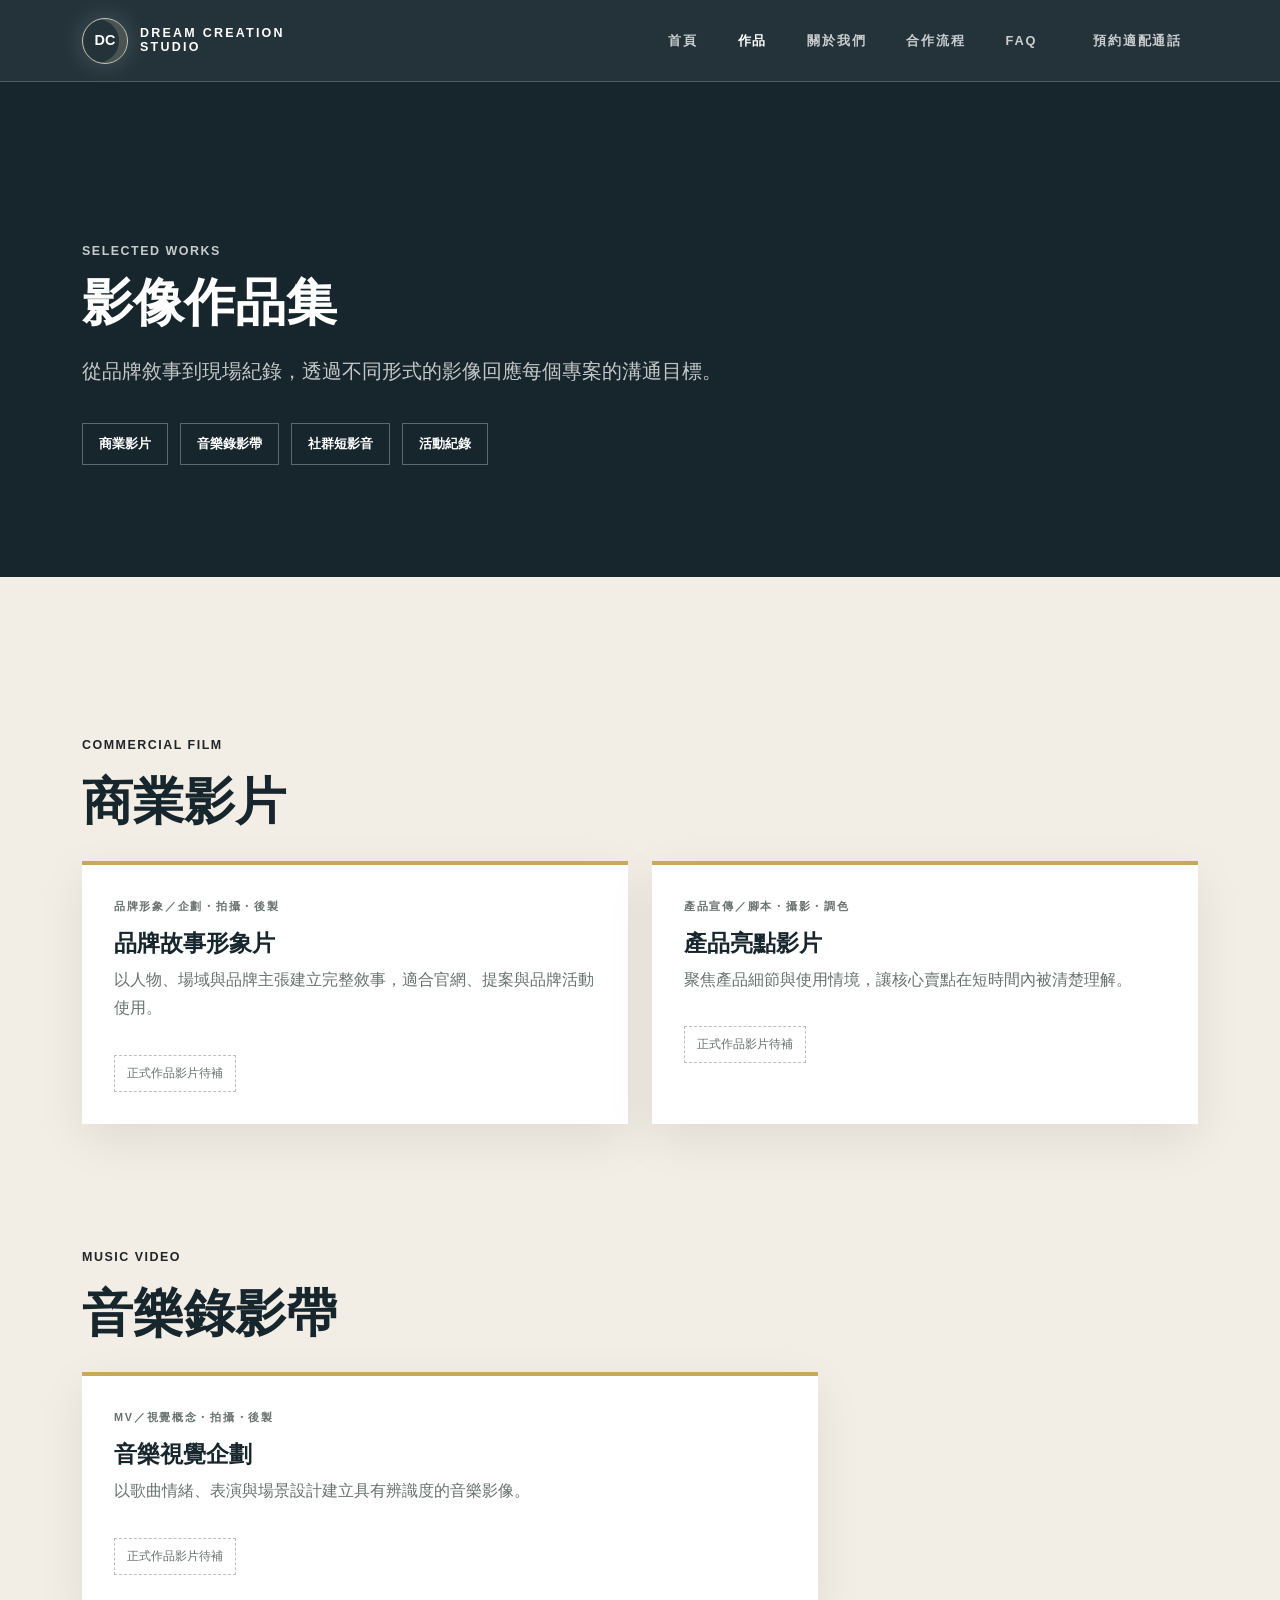
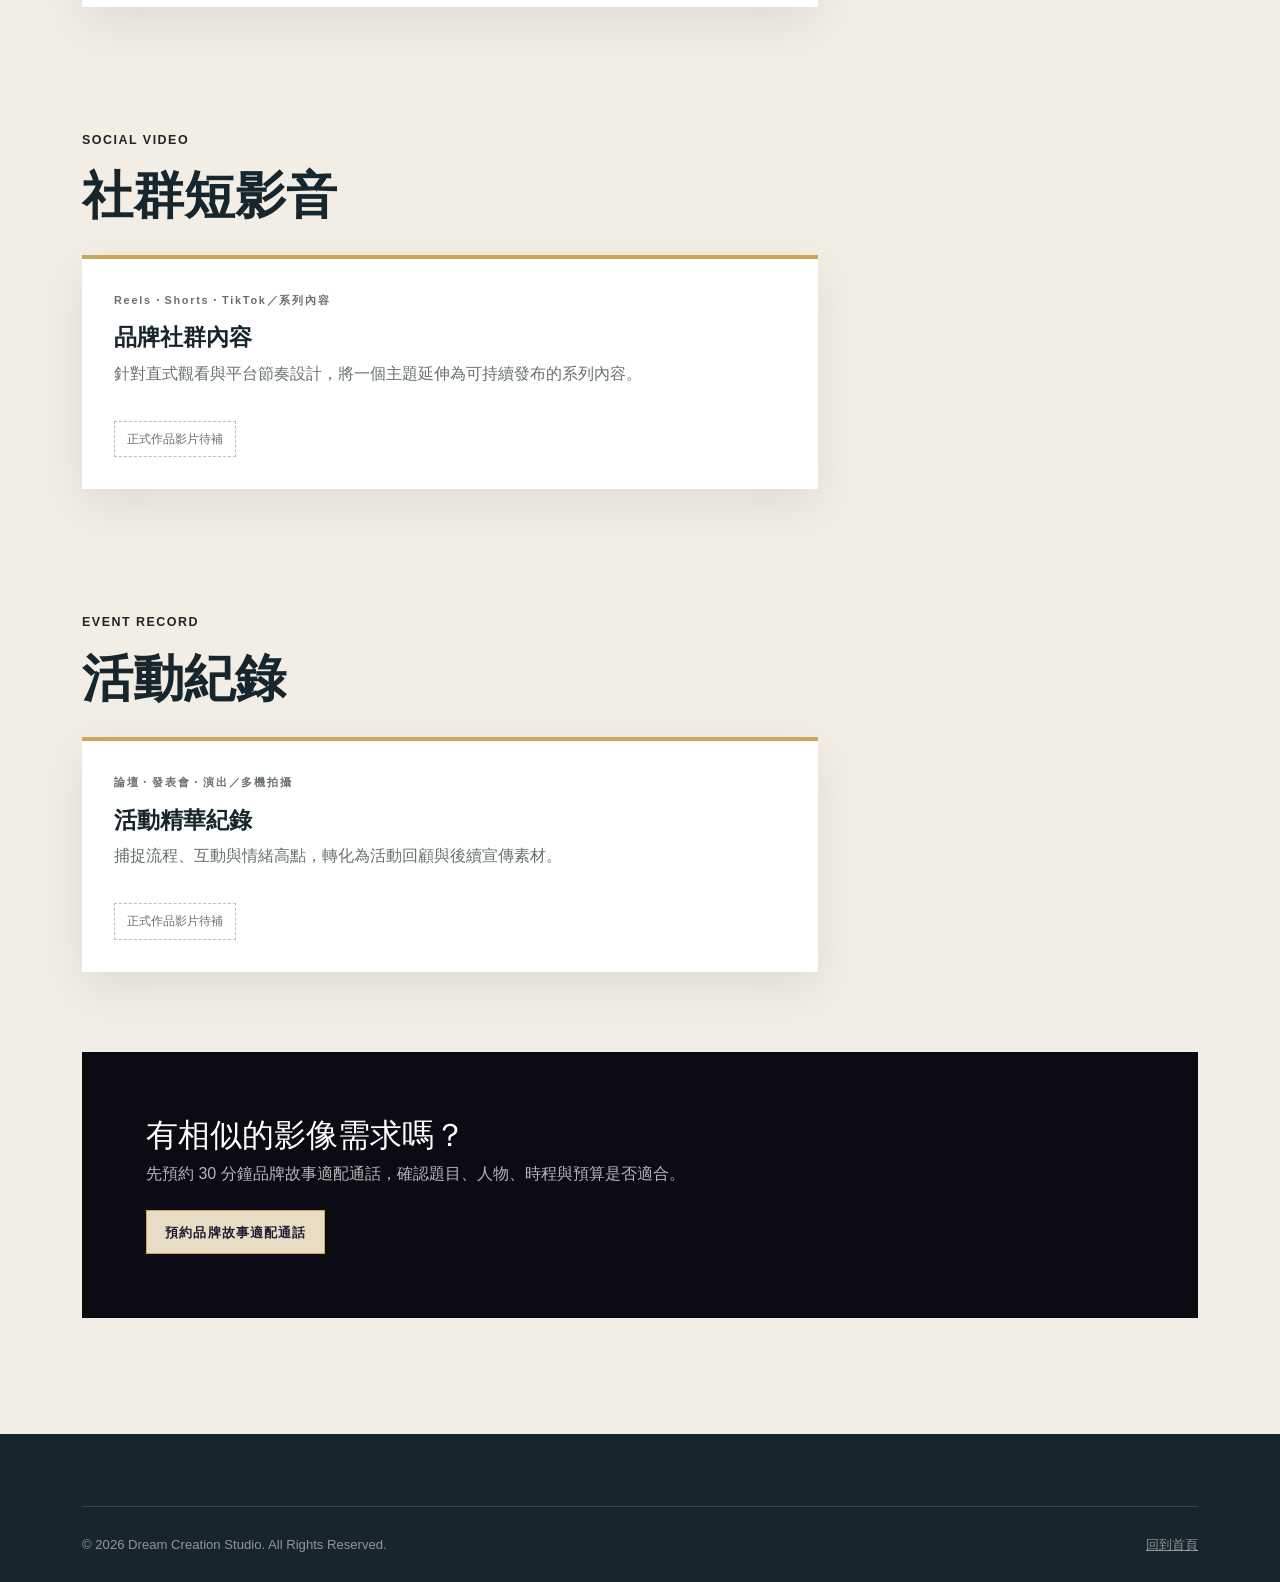
<file: commercial.html>
<!doctype html>
<html lang="zh-Hant">
  <head>
    <meta charset="utf-8">
    <meta name="viewport" content="width=device-width, initial-scale=1">
    <title>影像作品集｜夢境影像 Dream Creation Studio</title>
    <meta name="description" content="瀏覽夢境影像的商業影片、音樂錄影帶、社群短影音與活動紀錄作品類型。">
    <link href="bootstrap-5.3.8-dist/css/bootstrap.min.css" rel="stylesheet">
    <link rel="stylesheet" href="css/custom.css">
    <!-- Google tag：GA4 與 Google Ads -->
    <script async src="https://www.googletagmanager.com/gtag/js?id=G-04LJ9PZG1F"></script>
    <script>
      window.dataLayer = window.dataLayer || [];
      function gtag(){dataLayer.push(arguments);}
      gtag('js', new Date());
      gtag('config', 'G-04LJ9PZG1F');
      gtag('config', 'AW-18338774301');
    </script>
  </head>
  <body class="portfolio-page">
    <nav class="navbar navbar-expand-lg sticky-top navbar-dark studio-nav">
      <div class="container">
        <a class="navbar-brand" href="index.html#top" aria-label="夢境影像 Dream Creation Studio 首頁">
          <span class="brand-mark">DC</span><span class="brand-text">DREAM CREATION<br>STUDIO</span>
        </a>
        <button class="navbar-toggler" type="button" data-bs-toggle="collapse" data-bs-target="#mainNav" aria-controls="mainNav" aria-expanded="false" aria-label="切換選單"><span class="navbar-toggler-icon"></span></button>
        <div class="collapse navbar-collapse" id="mainNav">
          <ul class="navbar-nav ms-auto align-items-lg-center gap-lg-4">
            <li class="nav-item"><a class="nav-link" href="index.html">首頁</a></li>
            <li class="nav-item"><a class="nav-link active" href="commercial.html">作品</a></li>
            <li class="nav-item"><a class="nav-link" href="index.html#about">關於我們</a></li>
            <li class="nav-item"><a class="nav-link" href="index.html#process">合作流程</a></li>
            <li class="nav-item"><a class="nav-link" href="index.html#faq">FAQ</a></li>
            <li class="nav-item"><a class="nav-link btn btn-outline-light ms-lg-2 px-3" href="inquiry.html">預約適配通話</a></li>
          </ul>
        </div>
      </div>
    </nav>

    <main>
      <section class="portfolio-hero">
        <div class="container">
          <p class="section-kicker">SELECTED WORKS</p>
          <h1 class="display-title">影像作品集</h1>
          <p class="lead-copy">從品牌敘事到現場紀錄，透過不同形式的影像回應每個專案的溝通目標。</p>
          <nav class="portfolio-filter" aria-label="作品分類">
            <a href="#commercial">商業影片</a><a href="#music-video">音樂錄影帶</a><a href="#social-video">社群短影音</a><a href="#event-record">活動紀錄</a>
          </nav>
        </div>
      </section>

      <section class="section-pad portfolio-section">
        <div class="container">
          <div class="portfolio-group" id="commercial">
            <p class="section-kicker text-dark">COMMERCIAL FILM</p><h2>商業影片</h2>
            <div class="row g-4">
              <div class="col-md-6"><article class="portfolio-card h-100"><p class="card-label">品牌形象／企劃・拍攝・後製</p><h3>品牌故事形象片</h3><p>以人物、場域與品牌主張建立完整敘事，適合官網、提案與品牌活動使用。</p><span class="portfolio-placeholder">正式作品影片待補</span></article></div>
              <div class="col-md-6"><article class="portfolio-card h-100"><p class="card-label">產品宣傳／腳本・攝影・調色</p><h3>產品亮點影片</h3><p>聚焦產品細節與使用情境，讓核心賣點在短時間內被清楚理解。</p><span class="portfolio-placeholder">正式作品影片待補</span></article></div>
            </div>
          </div>
          <div class="portfolio-group" id="music-video">
            <p class="section-kicker text-dark">MUSIC VIDEO</p><h2>音樂錄影帶</h2>
            <div class="row g-4"><div class="col-lg-8"><article class="portfolio-card"><p class="card-label">MV／視覺概念・拍攝・後製</p><h3>音樂視覺企劃</h3><p>以歌曲情緒、表演與場景設計建立具有辨識度的音樂影像。</p><span class="portfolio-placeholder">正式作品影片待補</span></article></div></div>
          </div>
          <div class="portfolio-group" id="social-video">
            <p class="section-kicker text-dark">SOCIAL VIDEO</p><h2>社群短影音</h2>
            <div class="row g-4"><div class="col-lg-8"><article class="portfolio-card"><p class="card-label">Reels・Shorts・TikTok／系列內容</p><h3>品牌社群內容</h3><p>針對直式觀看與平台節奏設計，將一個主題延伸為可持續發布的系列內容。</p><span class="portfolio-placeholder">正式作品影片待補</span></article></div></div>
          </div>
          <div class="portfolio-group" id="event-record">
            <p class="section-kicker text-dark">EVENT RECORD</p><h2>活動紀錄</h2>
            <div class="row g-4"><div class="col-lg-8"><article class="portfolio-card"><p class="card-label">論壇・發表會・演出／多機拍攝</p><h3>活動精華紀錄</h3><p>捕捉流程、互動與情緒高點，轉化為活動回顧與後續宣傳素材。</p><span class="portfolio-placeholder">正式作品影片待補</span></article></div></div>
          </div>
          <div class="portfolio-cta"><h2>有相似的影像需求嗎？</h2><p>先預約 30 分鐘品牌故事適配通話，確認題目、人物、時程與預算是否適合。</p><a class="btnstyle" href="inquiry.html" data-cta="fit_call">預約品牌故事適配通話</a></div>
        </div>
      </section>
    </main>
    <footer class="site-footer"><div class="container"><div class="copyright mt-0"><span>© 2026 Dream Creation Studio. All Rights Reserved.</span><a class="text-white-50" href="index.html">回到首頁</a></div></div></footer>
    <script>
      document.querySelectorAll('[data-cta]').forEach(function (link) {
        link.addEventListener('click', function () {
          if (typeof gtag === 'function') {
            gtag('event', 'fit_call_click', { cta_location: link.dataset.cta });
          }
        });
      });
    </script>
    <script src="bootstrap-5.3.8-dist/js/bootstrap.bundle.min.js"></script>
  </body>
</html>
</file>
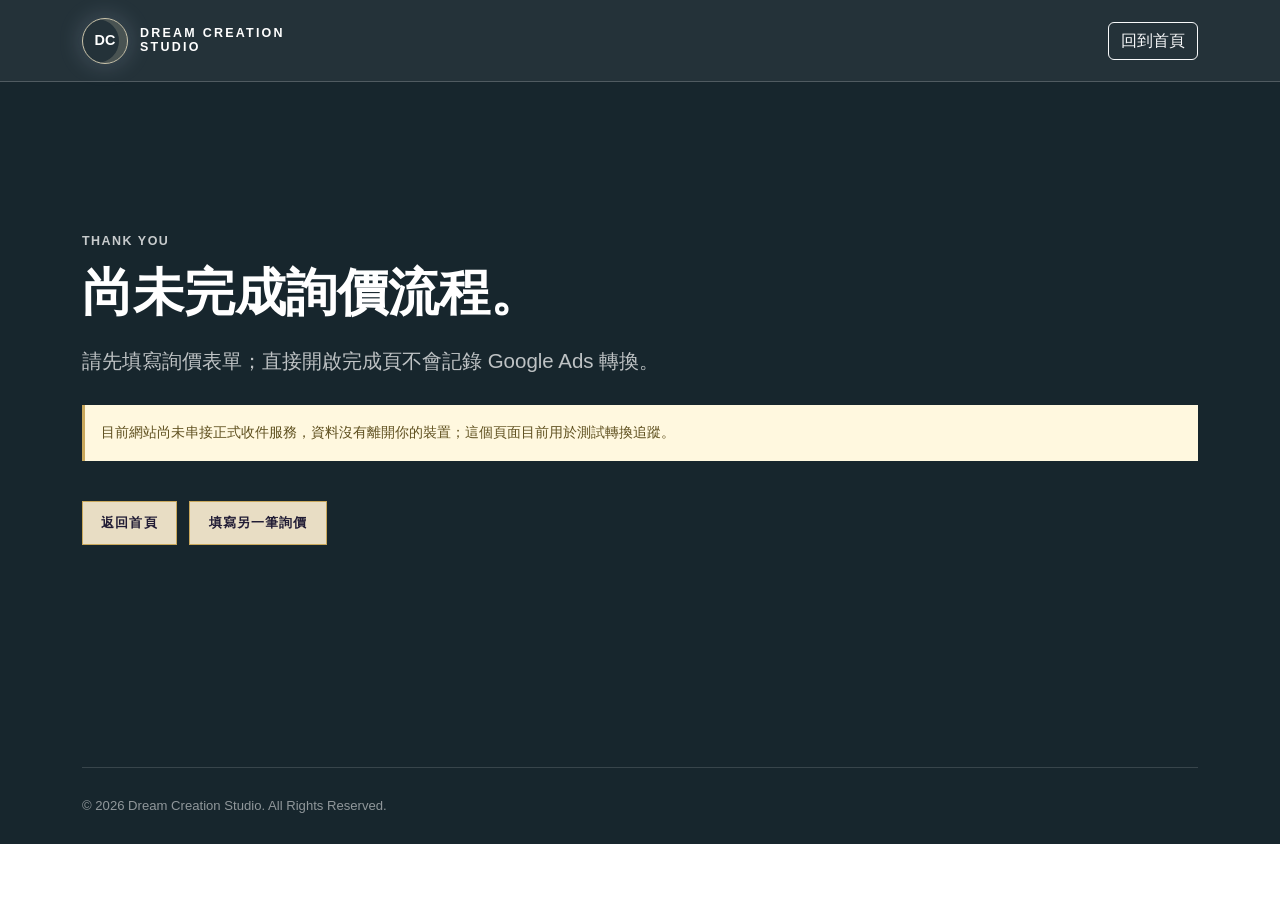
<file: goal.html>
<!doctype html>
<html lang="zh-Hant">
  <head>
    <meta charset="utf-8">
    <meta name="viewport" content="width=device-width, initial-scale=1">
    <title>詢價完成｜夢境影像 Dream Creation Studio</title>
    <meta name="description" content="夢境影像專案詢價完成頁面。">
    <link href="bootstrap-5.3.8-dist/css/bootstrap.min.css" rel="stylesheet">
    <link rel="stylesheet" href="css/custom.css">
    <!-- Google tag：GA4 與 Google Ads -->
    <script async src="https://www.googletagmanager.com/gtag/js?id=G-04LJ9PZG1F"></script>
    <script>
      window.dataLayer = window.dataLayer || [];
      function gtag(){dataLayer.push(arguments);}
      gtag('js', new Date());
      gtag('config', 'G-04LJ9PZG1F');
      gtag('config', 'AW-18338774301');
    </script>
  </head>
  <body class="inquiry-page">
    <nav class="navbar navbar-expand-lg sticky-top navbar-dark studio-nav">
      <div class="container">
        <a class="navbar-brand" href="index.html" aria-label="夢境影像 Dream Creation Studio 首頁"><span class="brand-mark">DC</span><span class="brand-text">DREAM CREATION<br>STUDIO</span></a>
        <a class="btn btn-outline-light" href="index.html">回到首頁</a>
      </div>
    </nav>

    <main>
      <section class="inquiry-hero">
        <div class="container">
          <p class="section-kicker">THANK YOU</p>
          <h1 id="completionTitle" class="display-title">詢價內容已完成送出流程。</h1>
          <p id="completionMessage" class="lead-copy">感謝提供專案資訊，我們已記錄這次詢價完成動作。</p>
          <p id="demoNotice" class="form-note mt-4">目前網站尚未串接正式收件服務，資料沒有離開你的裝置；這個頁面目前用於測試轉換追蹤。</p>
          <a class="btnstyle mt-4" href="index.html">返回首頁</a>
          <a class="btnstyle mt-4 ms-2" href="inquiry.html">填寫另一筆詢價</a>
        </div>
      </section>
    </main>

    <footer class="site-footer"><div class="container"><div class="copyright mt-0"><span>© 2026 Dream Creation Studio. All Rights Reserved.</span></div></div></footer>
    <script>
      (function () {
        var transactionId = new URLSearchParams(window.location.search).get('transaction_id');
        var pending;

        try {
          pending = JSON.parse(sessionStorage.getItem('pending_inquiry_conversion'));
        } catch (error) {
          pending = null;
        }

        if (!pending || !transactionId || pending.transactionId !== transactionId) {
          document.getElementById('completionTitle').textContent = '尚未完成詢價流程。';
          document.getElementById('completionMessage').textContent = '請先填寫詢價表單；直接開啟完成頁不會記錄 Google Ads 轉換。';
          return;
        }
        sessionStorage.removeItem('pending_inquiry_conversion');

        if (typeof gtag === 'function') {
          gtag('event', 'generate_lead', {
            service_type: pending.serviceType,
            form_status: 'demo_validated',
            transaction_id: transactionId
          });
          gtag('event', 'conversion', {
            send_to: 'AW-18338774301/9Lo6CIjaj9ccEJ36zahE',
            value: 1.0,
            currency: 'TWD',
            transaction_id: transactionId
          });
        }
      }());
    </script>
    <script src="bootstrap-5.3.8-dist/js/bootstrap.bundle.min.js"></script>
  </body>
</html>
</file>
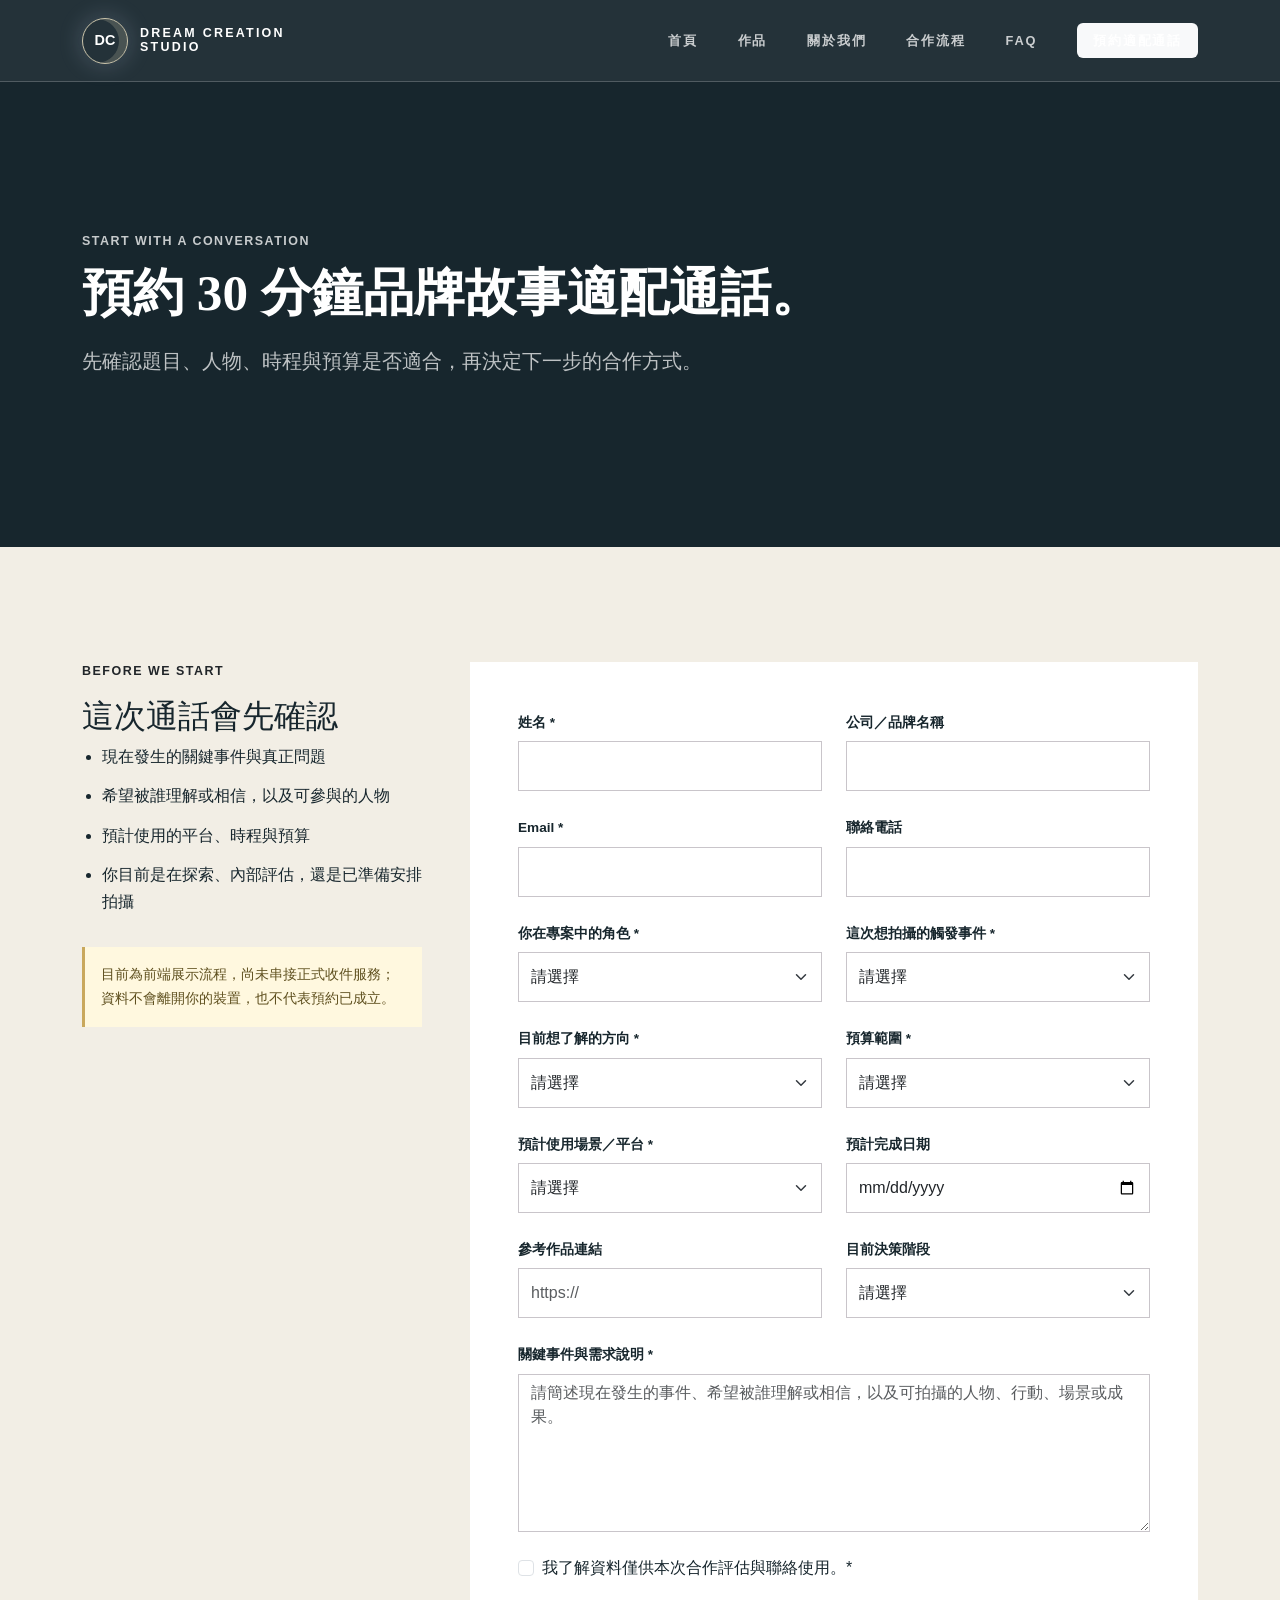
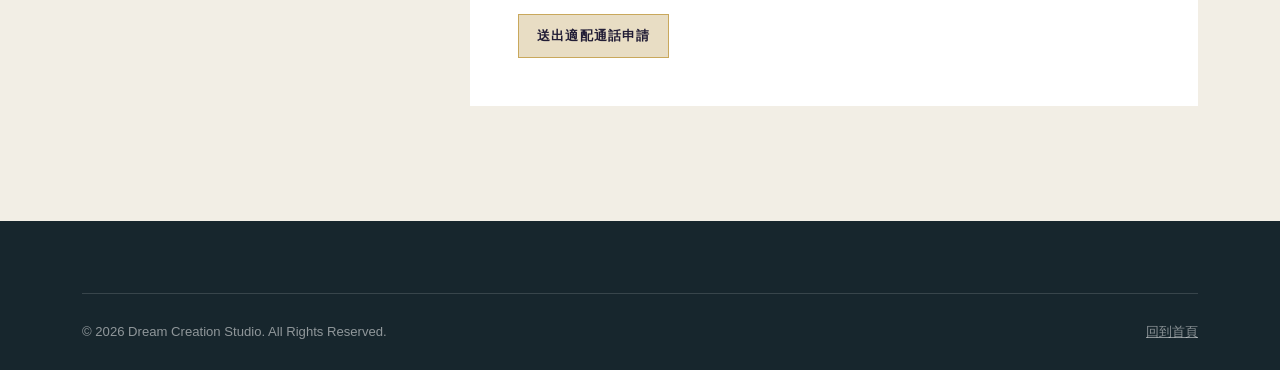
<file: inquiry.html>
<!doctype html>
<html lang="zh-Hant">
  <head>
    <meta charset="utf-8">
    <meta name="viewport" content="width=device-width, initial-scale=1">
    <title>品牌故事適配通話｜夢境影像 Dream Creation Studio</title>
    <meta name="description" content="預約夢境影像 30 分鐘品牌故事適配通話，先確認題目、人物、時程與預算是否適合。">
    <link href="bootstrap-5.3.8-dist/css/bootstrap.min.css" rel="stylesheet">
    <link rel="stylesheet" href="css/custom.css">
    <script async src="https://www.googletagmanager.com/gtag/js?id=G-04LJ9PZG1F"></script>
    <script>
      window.dataLayer = window.dataLayer || [];
      function gtag(){dataLayer.push(arguments);}
      gtag('js', new Date());
      gtag('config', 'G-04LJ9PZG1F');
      gtag('config', 'AW-18338774301');
    </script>
  </head>
  <body class="inquiry-page">
    <nav class="navbar navbar-expand-lg sticky-top navbar-dark studio-nav">
      <div class="container">
        <a class="navbar-brand" href="index.html" aria-label="夢境影像 Dream Creation Studio 首頁"><span class="brand-mark">DC</span><span class="brand-text">DREAM CREATION<br>STUDIO</span></a>
        <button class="navbar-toggler" type="button" data-bs-toggle="collapse" data-bs-target="#mainNav" aria-controls="mainNav" aria-expanded="false" aria-label="切換選單"><span class="navbar-toggler-icon"></span></button>
        <div class="collapse navbar-collapse" id="mainNav">
          <ul class="navbar-nav ms-auto align-items-lg-center gap-lg-4">
            <li class="nav-item"><a class="nav-link" href="index.html">首頁</a></li>
            <li class="nav-item"><a class="nav-link" href="commercial.html">作品</a></li>
            <li class="nav-item"><a class="nav-link" href="index.html#about">關於我們</a></li>
            <li class="nav-item"><a class="nav-link" href="index.html#process">合作流程</a></li>
            <li class="nav-item"><a class="nav-link" href="index.html#faq">FAQ</a></li>
            <li class="nav-item"><a class="nav-link active btn btn-outline-light ms-lg-2 px-3" href="inquiry.html">預約適配通話</a></li>
          </ul>
        </div>
      </div>
    </nav>

    <main>
      <section class="inquiry-hero"><div class="container"><p class="section-kicker">START WITH A CONVERSATION</p><h1 class="display-title">預約 30 分鐘品牌故事適配通話。</h1><p class="lead-copy">先確認題目、人物、時程與預算是否適合，再決定下一步的合作方式。</p></div></section>
      <section class="section-pad inquiry-section">
        <div class="container">
          <div class="row g-5">
            <div class="col-lg-4">
              <p class="section-kicker text-dark">BEFORE WE START</p><h2>這次通話會先確認</h2>
              <ul class="inquiry-tips"><li>現在發生的關鍵事件與真正問題</li><li>希望被誰理解或相信，以及可參與的人物</li><li>預計使用的平台、時程與預算</li><li>你目前是在探索、內部評估，還是已準備安排拍攝</li></ul>
              <p class="form-note">目前為前端展示流程，尚未串接正式收件服務；資料不會離開你的裝置，也不代表預約已成立。</p>
            </div>
            <div class="col-lg-8">
              <form id="inquiryForm" class="inquiry-form" novalidate>
                <div class="row g-4">
                  <div class="col-md-6"><label for="name" class="form-label">姓名 *</label><input id="name" name="name" class="form-control" autocomplete="name" required><div class="invalid-feedback">請填寫姓名。</div></div>
                  <div class="col-md-6"><label for="company" class="form-label">公司／品牌名稱</label><input id="company" name="company" class="form-control" autocomplete="organization"></div>
                  <div class="col-md-6"><label for="email" class="form-label">Email *</label><input id="email" name="email" type="email" class="form-control" autocomplete="email" required><div class="invalid-feedback">請填寫有效的 Email。</div></div>
                  <div class="col-md-6"><label for="phone" class="form-label">聯絡電話</label><input id="phone" name="phone" type="tel" class="form-control" autocomplete="tel"></div>
                  <div class="col-md-6"><label for="role" class="form-label">你在專案中的角色 *</label><select id="role" name="role" class="form-select" required><option value="">請選擇</option><option value="marketing">行銷／專案負責人</option><option value="founder">創辦人／品牌主理人</option><option value="production">製作／代理團隊</option><option value="other">其他角色</option></select><div class="invalid-feedback">請選擇你的專案角色。</div></div>
                  <div class="col-md-6"><label for="trigger" class="form-label">這次想拍攝的觸發事件 *</label><select id="trigger" name="trigger" class="form-select" required><option value="">請選擇</option><option value="launch">新品／新服務上市</option><option value="transformation">品牌轉型／周年</option><option value="fundraising">募資／招商／提案</option><option value="event">重要活動／發表</option><option value="trust-gap">需要補足信任缺口</option><option value="other">其他事件</option></select><div class="invalid-feedback">請選擇目前的觸發事件。</div></div>
                  <div class="col-md-6"><label for="service" class="form-label">目前想了解的方向 *</label><select id="service" name="service" class="form-select" required><option value="">請選擇</option><option value="brand-profile">《品牌人物誌》</option><option value="diagnosis">品牌故事診斷</option><option value="commercial">商業形象影片</option><option value="music-video">音樂錄影帶</option><option value="social-video">社群短影音</option><option value="event-record">活動紀錄</option><option value="other">尚未確定</option></select><div class="invalid-feedback">請選擇想了解的方向。</div></div>
                  <div class="col-md-6"><label for="budget" class="form-label">預算範圍 *</label><select id="budget" name="budget" class="form-select" required><option value="">請選擇</option><option>新台幣 5 萬元以下</option><option>新台幣 5–15 萬元</option><option>新台幣 15–30 萬元</option><option>新台幣 30 萬元以上</option><option>需要協助評估</option></select><div class="invalid-feedback">請選擇預算範圍。</div></div>
                  <div class="col-md-6"><label for="usage" class="form-label">預計使用場景／平台 *</label><select id="usage" name="usage" class="form-select" required><option value="">請選擇</option><option value="website">官網／品牌頁</option><option value="social">社群／短影音平台</option><option value="sales">簡報／業務提案</option><option value="event-screening">活動／發表現場</option><option value="multi-platform">多平台使用</option><option value="other">尚未確定</option></select><div class="invalid-feedback">請選擇預計使用場景。</div></div>
                  <div class="col-md-6"><label for="deadline" class="form-label">預計完成日期</label><input id="deadline" name="deadline" type="date" class="form-control"></div>
                  <div class="col-md-6"><label for="reference" class="form-label">參考作品連結</label><input id="reference" name="reference" type="url" class="form-control" placeholder="https://"></div>
                  <div class="col-md-6"><label for="stage" class="form-label">目前決策階段</label><select id="stage" name="stage" class="form-select"><option value="">請選擇</option><option value="exploring">正在探索方向</option><option value="internal-review">內部評估／提案中</option><option value="ready">已確認要安排拍攝</option></select></div>
                  <div class="col-12"><label for="details" class="form-label">關鍵事件與需求說明 *</label><textarea id="details" name="details" class="form-control" rows="6" required placeholder="請簡述現在發生的事件、希望被誰理解或相信，以及可拍攝的人物、行動、場景或成果。"></textarea><div class="invalid-feedback">請說明專案需求。</div></div>
                  <div class="col-12"><div class="form-check"><input id="privacy" name="privacy" class="form-check-input" type="checkbox" required><label class="form-check-label" for="privacy">我了解資料僅供本次合作評估與聯絡使用。*</label><div class="invalid-feedback">請同意資料使用說明。</div></div></div>
                  <div class="col-12"><button class="btnstyle" type="submit">送出適配通話申請</button></div>
                </div>
              </form>
            </div>
          </div>
        </div>
      </section>
    </main>
    <footer class="site-footer"><div class="container"><div class="copyright mt-0"><span>© 2026 Dream Creation Studio. All Rights Reserved.</span><a class="text-white-50" href="index.html">回到首頁</a></div></div></footer>
    <script>
      (function () {
        var form = document.getElementById('inquiryForm');
        var service = document.getElementById('service');
        var requestedService = new URLSearchParams(window.location.search).get('service');

        function createInquiryId() {
          if (window.crypto && typeof window.crypto.randomUUID === 'function') {
            return 'INQUIRY-' + window.crypto.randomUUID();
          }
          return 'INQUIRY-' + Date.now() + '-' + Math.random().toString(36).slice(2);
        }

        if (requestedService && service.querySelector('option[value="' + requestedService + '"]')) service.value = requestedService;
        form.addEventListener('submit', function (event) {
          event.preventDefault();
          form.classList.add('was-validated');
          if (!form.checkValidity()) return;
          var inquiryId = createInquiryId();
          sessionStorage.setItem('pending_inquiry_conversion', JSON.stringify({
            transactionId: inquiryId,
            serviceType: service.value
          }));
          window.location.assign('goal.html?transaction_id=' + encodeURIComponent(inquiryId));
        });
      }());
    </script>
    <script src="bootstrap-5.3.8-dist/js/bootstrap.bundle.min.js"></script>
  </body>
</html>
</file>
<file: css/custom.css>
:root {
  --ink: #17262d;
  --soft-ink: #4b5859;
  --paper: #f2eee5;
  --line: rgba(255, 255, 255, 0.2);
  --muted: #68716f;
  --dream: #c9a85c;
  --moon: #e8ddc4;
  --mist: #7c8c84;
}

html {
  scroll-behavior: smooth;
}

body {
  color: var(--ink);
  font-family: "Noto Sans TC", "Helvetica Neue", Arial, sans-serif;
  background: #fff;
  letter-spacing: 0;
  overflow-x: hidden;
}

h1,
h2,
h3 {
  font-family: "Noto Serif TC", "Songti TC", Georgia, serif;
}

img {
  max-width: 100%;
}

.studio-nav {
  min-height: 82px;
  background: rgba(23, 38, 45, 0.94);
  border-bottom: 1px solid var(--line);
  backdrop-filter: blur(14px);
}

.navbar-brand,
.footer-brand {
  display: inline-flex;
  align-items: center;
  gap: 12px;
  color: #fff;
  text-decoration: none;
}

.brand-mark {
  display: grid;
  width: 46px;
  height: 46px;
  place-items: center;
  border: 1px solid rgba(245, 234, 200, 0.8);
  border-radius: 50%;
  box-shadow: inset -8px 0 0 rgba(245, 234, 200, 0.18), 0 0 24px rgba(199, 216, 246, 0.22);
  font-size: 0.9rem;
  font-weight: 700;
}

.brand-text {
  font-size: 0.78rem;
  font-weight: 700;
  line-height: 1.12;
  letter-spacing: 0.18em;
}

.studio-nav .nav-link {
  color: rgba(255, 255, 255, 0.76);
  font-size: 0.8rem;
  font-weight: 700;
  letter-spacing: 0.14em;
  text-transform: uppercase;
}

.studio-nav .nav-link:hover,
.studio-nav .nav-link:focus,
.studio-nav .nav-link.active {
  color: #fff;
}

.dropdown-menu {
  --bs-dropdown-border-radius: 0;
  --bs-dropdown-link-hover-bg: #252525;
  border: 1px solid var(--line);
}

.section-kicker {
  margin-bottom: 1rem;
  color: rgba(255, 255, 255, 0.76);
  font-size: 0.78rem;
  font-weight: 800;
  letter-spacing: 0.12em;
}

.section-pad {
  padding: clamp(72px, 9vw, 128px) 0;
}

.display-title {
  margin-bottom: 1.5rem;
  font-size: clamp(2rem, 4vw, 4.4rem);
  font-weight: 800;
  line-height: 1;
}

.lead-copy {
  color: var(--soft-ink);
  font-size: clamp(1.05rem, 2vw, 1.28rem);
  line-height: 1.9;
}

.product-section {
  background: var(--paper);
}

.section-heading {
  max-width: 720px;
  margin-bottom: 3rem;
}

.card-label {
  display: block;
  margin-bottom: 0.85rem;
  color: var(--dream);
  font-size: 0.68rem;
  font-weight: 800;
  letter-spacing: 0.16em;
}

.btnstyle {
  display: inline-block;
  padding: 0.7rem 1.15rem;
  margin-top: 0.5rem;
  color: #211c35;
  font-size: 0.82rem;
  font-weight: 800;
  letter-spacing: 0.08em;
  text-decoration: none;
  background: var(--moon);
  border: 1px solid var(--dream);
  transition: color 0.2s ease, background 0.2s ease, transform 0.2s ease;
}

.btnstyle:hover,
.btnstyle:focus {
  color: #fff;
  background: var(--dream);
  transform: translateY(-2px);
}

.portfolio-hero {
  padding: clamp(88px, 13vw, 160px) 0 clamp(72px, 9vw, 112px);
  color: #fff;
  background:
    radial-gradient(circle at 80% 18%, rgba(245, 234, 200, 0.25), transparent 14%),
    radial-gradient(circle at 66% 52%, rgba(112, 87, 168, 0.32), transparent 28%),
    #050510;
}

.portfolio-hero .lead-copy {
  max-width: 680px;
  color: rgba(255, 255, 255, 0.74);
}

.portfolio-section {
  background: var(--paper);
}

.portfolio-card {
  padding: 2rem;
  background: #fff;
  border-top: 4px solid var(--dream);
  box-shadow: 0 16px 45px rgba(0, 0, 0, 0.08);
}

.portfolio-card h2 {
  margin-bottom: 1rem;
  font-size: 1.45rem;
  font-weight: 800;
}

.portfolio-card p:not(.section-kicker) {
  color: var(--muted);
  line-height: 1.8;
}

.portfolio-link {
  display: inline-block;
  margin-top: 1rem;
  color: #211c35;
  font-weight: 800;
  text-decoration-color: var(--dream);
  text-underline-offset: 0.3em;
}

.portfolio-link:hover,
.portfolio-link:focus {
  color: var(--dream);
}

.process-section {
  color: #fff;
  background: #0b0b14;
}

.process-section .section-kicker {
  color: var(--dream);
}

.portfolio-filter {
  display: flex;
  flex-wrap: wrap;
  gap: 0.75rem;
  margin-top: 2rem;
}

.portfolio-filter a {
  padding: 0.65rem 1rem;
  color: #fff;
  font-size: 0.82rem;
  font-weight: 700;
  text-decoration: none;
  border: 1px solid rgba(255, 255, 255, 0.3);
}

.portfolio-filter a:hover,
.portfolio-filter a:focus {
  color: #111;
  background: var(--moon);
}

.portfolio-group {
  padding-top: 92px;
  margin-top: -48px;
  margin-bottom: 5rem;
}

.portfolio-group > h2 {
  margin-bottom: 1.75rem;
  font-size: clamp(1.9rem, 4vw, 3.5rem);
  font-weight: 800;
}

.portfolio-card h3 {
  font-size: 1.45rem;
  font-weight: 800;
}

.portfolio-placeholder {
  display: inline-block;
  padding: 0.5rem 0.75rem;
  margin-top: 1rem;
  color: var(--muted);
  font-size: 0.78rem;
  border: 1px dashed rgba(0, 0, 0, 0.25);
}

.portfolio-cta {
  padding: clamp(2rem, 5vw, 4rem);
  color: #fff;
  background: #0b0b14;
}

.portfolio-cta p {
  max-width: 700px;
  color: rgba(255, 255, 255, 0.7);
}

.inquiry-hero {
  padding: clamp(80px, 12vw, 150px) 0;
  color: #fff;
  background: radial-gradient(circle at 80% 20%, rgba(191, 163, 122, 0.25), transparent 22%), #050510;
}

.inquiry-hero .lead-copy {
  max-width: 720px;
  color: rgba(255, 255, 255, 0.72);
}

.inquiry-section {
  background: var(--paper);
}

.inquiry-tips {
  display: grid;
  gap: 0.75rem;
  padding-left: 1.25rem;
  line-height: 1.7;
}

.form-note {
  padding: 1rem;
  margin-top: 2rem;
  color: #5f501f;
  font-size: 0.88rem;
  line-height: 1.7;
  border-left: 3px solid var(--dream);
  background: #fff8df;
}

.inquiry-form,
.form-success {
  padding: clamp(1.5rem, 4vw, 3rem);
  background: #fff;
}

.inquiry-form .form-label {
  font-size: 0.85rem;
  font-weight: 800;
}

.inquiry-form .form-control,
.inquiry-form .form-select {
  min-height: 50px;
  border-radius: 0;
  border-color: #c9c5ca;
}

.inquiry-form textarea.form-control {
  min-height: 150px;
}

.inquiry-form .form-control:focus,
.inquiry-form .form-select:focus {
  border-color: var(--dream);
  box-shadow: 0 0 0 0.2rem rgba(191, 163, 122, 0.2);
}

.form-success h2 {
  font-weight: 800;
}

.site-footer {
  padding: 72px 0 28px;
  color: #fff;
  background:
    radial-gradient(circle at 82% 18%, rgba(112, 87, 168, 0.28), transparent 18%),
    radial-gradient(circle at 12% 90%, rgba(245, 234, 200, 0.14), transparent 16%),
    #050510;
}

.footer-copy {
  max-width: 380px;
  margin: 1.6rem 0;
  color: rgba(255, 255, 255, 0.68);
  line-height: 1.8;
}

.social-links {
  display: flex;
  gap: 12px;
}

.social-links a {
  display: grid;
  width: 42px;
  height: 42px;
  place-items: center;
  color: #fff;
  border: 1px solid rgba(255, 255, 255, 0.28);
  text-decoration: none;
  transition: background 0.2s ease, color 0.2s ease;
}

.social-links svg {
  width: 24px;
  height: 24px;
  fill: currentColor;
}

.social-links .social-link-facebook:hover,
.social-links .social-link-facebook:focus {
  color: #fff;
  background: #1877f2;
  border-color: #1877f2;
}

.social-links .social-link-line:hover,
.social-links .social-link-line:focus {
  color: #fff;
  background: #06c755;
  border-color: #06c755;
}

.social-links a:hover,
.social-links a:focus {
  color: #000;
  background: #fff;
}

.footer-title {
  margin-bottom: 1.25rem;
  font-size: 0.9rem;
  font-weight: 800;
  letter-spacing: 0.16em;
  text-transform: uppercase;
}

.footer-list {
  display: grid;
  gap: 0.65rem;
  padding: 0;
  margin: 0;
  color: rgba(255, 255, 255, 0.68);
  list-style: none;
}

.copyright {
  display: flex;
  justify-content: space-between;
  gap: 1rem;
  padding-top: 28px;
  margin-top: 56px;
  color: rgba(255, 255, 255, 0.52);
  font-size: 0.82rem;
  border-top: 1px solid rgba(255, 255, 255, 0.14);
}

@media (max-width: 991.98px) {
  .studio-nav {
    min-height: 74px;
  }

  .navbar-collapse {
    padding: 1.2rem 0;
  }

  .studio-nav .navbar-collapse {
    max-height: calc(100vh - 74px);
    overflow-y: auto;
  }

  .studio-nav .btn.nav-link {
    display: inline-block;
    margin-top: 0.75rem;
  }

}

@media (max-width: 575.98px) {
  .copyright {
    flex-direction: column;
  }
}

/* 第一階段品牌溝通版面：紀錄式、節制、以證據為中心。 */
.hero-intro {
  position: relative;
  display: flex;
  align-items: center;
  min-height: min(820px, 94vh);
  overflow: hidden;
  color: #fff;
  background: #14252d;
}

.hero-intro-media,
.hero-intro-media::after {
  position: absolute;
  inset: 0;
}

.hero-intro-media::after {
  content: "";
  background: linear-gradient(90deg, rgba(20, 37, 45, 0.96), rgba(20, 37, 45, 0.7) 48%, rgba(20, 37, 45, 0.34));
}

.hero-intro-media img {
  width: 100%;
  height: 100%;
  object-fit: cover;
  filter: saturate(0.58) contrast(1.05);
}

.hero-intro-content {
  position: relative;
  z-index: 1;
  padding-top: 110px;
  padding-bottom: 92px;
}

.hero-intro h1 {
  max-width: 950px;
  margin: 0 0 1.5rem;
  font-size: clamp(2.8rem, 6vw, 5.8rem);
  font-weight: 700;
  line-height: 1.08;
}

.hero-intro .lead-copy {
  max-width: 700px;
  color: rgba(255, 255, 255, 0.8);
}

.hero-actions {
  display: flex;
  flex-wrap: wrap;
  gap: 0.75rem;
  margin-top: 2rem;
}

.btnstyle-quiet {
  color: #fff;
  background: transparent;
  border-color: rgba(255, 255, 255, 0.52);
}

.btnstyle-quiet:hover,
.btnstyle-quiet:focus {
  color: var(--ink);
  background: #fff;
  border-color: #fff;
}

.problem-section {
  background: #fff;
}

.problem-section > .container > .row {
  margin-right: 0;
  margin-left: 0;
}

.problem-section .display-title,
.product-section .display-title,
.fit-section .display-title {
  color: var(--ink);
}

.editorial-intro {
  display: grid;
  grid-template-columns: minmax(0, 1fr) minmax(280px, 0.82fr);
  gap: clamp(2rem, 8vw, 8rem);
  align-items: end;
  margin-bottom: clamp(3.5rem, 7vw, 6rem);
}

.editorial-intro .display-title {
  margin-bottom: 0;
}

.editorial-copy {
  max-width: 520px;
  padding-bottom: 0.35rem;
}

.editorial-copy p:last-child {
  margin-bottom: 0;
  color: var(--soft-ink);
  line-height: 1.9;
}

.approach-strip {
  display: grid;
  grid-template-columns: repeat(3, minmax(0, 1fr));
  border-top: 1px solid rgba(23, 38, 45, 0.2);
  border-bottom: 1px solid rgba(23, 38, 45, 0.2);
}

.approach-item {
  padding: 1.75rem clamp(1rem, 3vw, 2.5rem) 1.9rem 0;
}

.approach-item + .approach-item {
  padding-left: clamp(1rem, 3vw, 2.5rem);
  border-left: 1px solid rgba(23, 38, 45, 0.2);
}

.approach-item h3 {
  margin: 0 0 0.7rem;
  font-size: 1.28rem;
}

.approach-item p {
  color: var(--soft-ink);
  line-height: 1.75;
}

.brand-story-layout {
  display: grid;
  grid-template-columns: minmax(0, 1fr) minmax(0, 1fr);
  gap: clamp(2rem, 7vw, 7rem);
  align-items: center;
}

.brand-story-media {
  margin: 0;
}

.brand-story-media img {
  display: block;
  width: 100%;
  aspect-ratio: 4 / 3;
  object-fit: cover;
  filter: saturate(0.78);
}

.brand-story-media figcaption {
  padding-top: 0.65rem;
  color: var(--muted);
  font-size: 0.72rem;
}

.brand-story-copy h3 {
  max-width: 620px;
  margin: 0 0 1rem;
  font-size: clamp(1.8rem, 3vw, 2.8rem);
  line-height: 1.25;
}

.brand-story-copy > p:not(.card-label) {
  max-width: 620px;
  color: var(--soft-ink);
  line-height: 1.85;
}

.brand-story-copy .card-label {
  color: var(--dream);
}

.story-points {
  display: grid;
  margin-top: 2rem;
}

.story-points-intro {
  margin-bottom: 0.25rem;
  color: var(--soft-ink);
  font-size: 0.88rem;
}

.story-point {
  display: grid;
  grid-template-columns: 84px 1fr;
  gap: 1rem;
  padding: 1rem 0;
  margin: 0;
  border-top: 1px solid rgba(23, 38, 45, 0.2);
}

.story-point:last-child {
  border-bottom: 1px solid rgba(23, 38, 45, 0.2);
}

.story-point strong {
  color: var(--ink);
  font-size: 0.8rem;
  letter-spacing: 0.12em;
}

.story-point span {
  color: var(--soft-ink);
  line-height: 1.65;
}

.extension-services {
  padding-top: clamp(4rem, 8vw, 7rem);
}

.compact-heading {
  margin-bottom: 2rem;
}

.compact-heading h2 {
  margin-bottom: 0.75rem;
  font-size: clamp(2rem, 4vw, 3.4rem);
}

.compact-heading p:not(.section-kicker) {
  color: var(--soft-ink);
}

.service-list {
  border-top: 1px solid rgba(23, 38, 45, 0.2);
}

.service-line {
  display: grid;
  grid-template-columns: minmax(150px, 0.8fr) minmax(260px, 1.3fr) auto;
  gap: 2rem;
  align-items: center;
  padding: 1.25rem 0;
  border-bottom: 1px solid rgba(23, 38, 45, 0.2);
}

.service-line h3,
.service-line p {
  margin: 0;
}

.service-line h3 {
  font-size: 1.35rem;
}

.service-line p {
  color: var(--soft-ink);
  line-height: 1.7;
}

.service-line a {
  color: var(--ink);
  font-size: 0.82rem;
  font-weight: 800;
  text-underline-offset: 0.3em;
  text-decoration-color: var(--dream);
  white-space: nowrap;
}

.service-line a span {
  display: inline-block;
  margin-left: 0.5rem;
  color: var(--dream);
  transition: transform 0.2s ease;
}

.service-line a:hover span,
.service-line a:focus span {
  transform: translate(0.2rem, -0.2rem);
}

.process-section {
  color: var(--ink);
  background: #e8e1d4;
}

.process-intro .display-title {
  max-width: 760px;
}

.process-list {
  border-top: 1px solid rgba(23, 38, 45, 0.28);
}

.process-step {
  display: grid;
  grid-template-columns: minmax(150px, 0.45fr) minmax(0, 1fr);
  gap: 2rem;
  padding: 1.6rem 0;
  border-bottom: 1px solid rgba(23, 38, 45, 0.28);
}

.process-step-label {
  margin: 0;
  color: var(--dream);
  font-size: 0.86rem;
  font-weight: 800;
  letter-spacing: 0.08em;
}

.process-step h3 {
  margin: 0 0 0.55rem;
  font-size: 1.35rem;
}

.process-step p:not(.process-step-label) {
  max-width: 680px;
  margin: 0;
  color: var(--soft-ink);
  line-height: 1.8;
}

.fit-section {
  background: #fff;
}

.fit-columns {
  display: grid;
  grid-template-columns: repeat(2, minmax(0, 1fr));
  gap: clamp(2rem, 7vw, 7rem);
  border-top: 1px solid rgba(23, 38, 45, 0.2);
}

.fit-column {
  padding-top: 1.5rem;
}

.fit-column + .fit-column {
  padding-left: clamp(2rem, 5vw, 5rem);
  border-left: 1px solid rgba(23, 38, 45, 0.2);
}

.fit-column h3 {
  margin-bottom: 1rem;
  font-size: 1.45rem;
}

.fit-column ul {
  display: grid;
  gap: 0.9rem;
  padding: 0;
  margin: 0;
  list-style: none;
}

.fit-column li {
  position: relative;
  padding-left: 1.15rem;
  color: var(--soft-ink);
  line-height: 1.8;
}

.fit-column li::before {
  position: absolute;
  top: 0.8em;
  left: 0;
  width: 0.45rem;
  height: 0.45rem;
  content: "";
  background: var(--dream);
  border-radius: 50%;
}

.fit-column-muted li::before {
  background: var(--mist);
}

.faq-section {
  background: var(--paper);
}

.faq-section .section-heading {
  max-width: 820px;
}

.faq-list {
  max-width: 920px;
  margin-top: 2.5rem;
  border-top: 1px solid rgba(23, 38, 45, 0.2);
}

.faq-list .accordion-item {
  border-color: rgba(23, 38, 45, 0.2);
  border-right: 0;
  border-left: 0;
  border-radius: 0;
  background: transparent;
}

.faq-list .accordion-button {
  padding: 1.25rem 0;
  color: var(--ink);
  font-family: "Noto Serif TC", "Songti TC", Georgia, serif;
  font-size: 1.18rem;
  font-weight: 700;
  background: transparent;
  box-shadow: none;
}

.faq-list .accordion-button:not(.collapsed) {
  color: var(--ink);
  background: transparent;
}

.faq-list .accordion-button:focus {
  border-color: transparent;
  box-shadow: 0 0 0 0.2rem rgba(201, 168, 92, 0.22);
}

.faq-list .accordion-button::after {
  background-size: 0.9rem;
}

.faq-list .accordion-body {
  max-width: 760px;
  padding: 0 3rem 1.35rem 0;
  color: var(--soft-ink);
  line-height: 1.85;
}

.final-cta {
  padding: clamp(4rem, 9vw, 8rem) 0;
  color: #fff;
  text-align: center;
  background: #20353d;
}

.final-cta h2 {
  max-width: 900px;
  margin: 0 auto 1rem;
  font-size: clamp(2rem, 5vw, 4.6rem);
  line-height: 1.15;
}

.final-cta p:not(.section-kicker) {
  margin-bottom: 1.75rem;
  color: rgba(255, 255, 255, 0.72);
}

.site-footer {
  background: var(--ink);
}

.inquiry-hero,
.portfolio-hero {
  background: var(--ink);
}

@media (max-width: 767.98px) {
  .hero-intro {
    min-height: 720px;
  }

  .hero-intro-content {
    padding-top: 120px;
  }

  .editorial-intro,
  .brand-story-layout,
  .approach-strip,
  .fit-columns {
    grid-template-columns: 1fr;
  }

  .approach-item + .approach-item,
  .fit-column + .fit-column {
    padding-left: 0;
    border-left: 0;
    border-top: 1px solid rgba(23, 38, 45, 0.2);
  }

  .approach-item + .approach-item {
    padding-top: 1.5rem;
  }

  .brand-story-layout {
    gap: 2.5rem;
  }

  .service-line,
  .process-step {
    grid-template-columns: 1fr;
    gap: 0.55rem;
  }

  .service-line a {
    justify-self: start;
  }
}

@media (max-width: 575.98px) {
  .hero-intro h1 {
    font-size: 2.25rem;
  }

  .hero-actions,
  .hero-actions .btnstyle {
    width: 100%;
  }

  .hero-actions .btnstyle {
    text-align: center;
  }

  .editorial-intro {
    gap: 1.5rem;
  }

  .story-point {
    grid-template-columns: 72px 1fr;
  }
}
</file>
